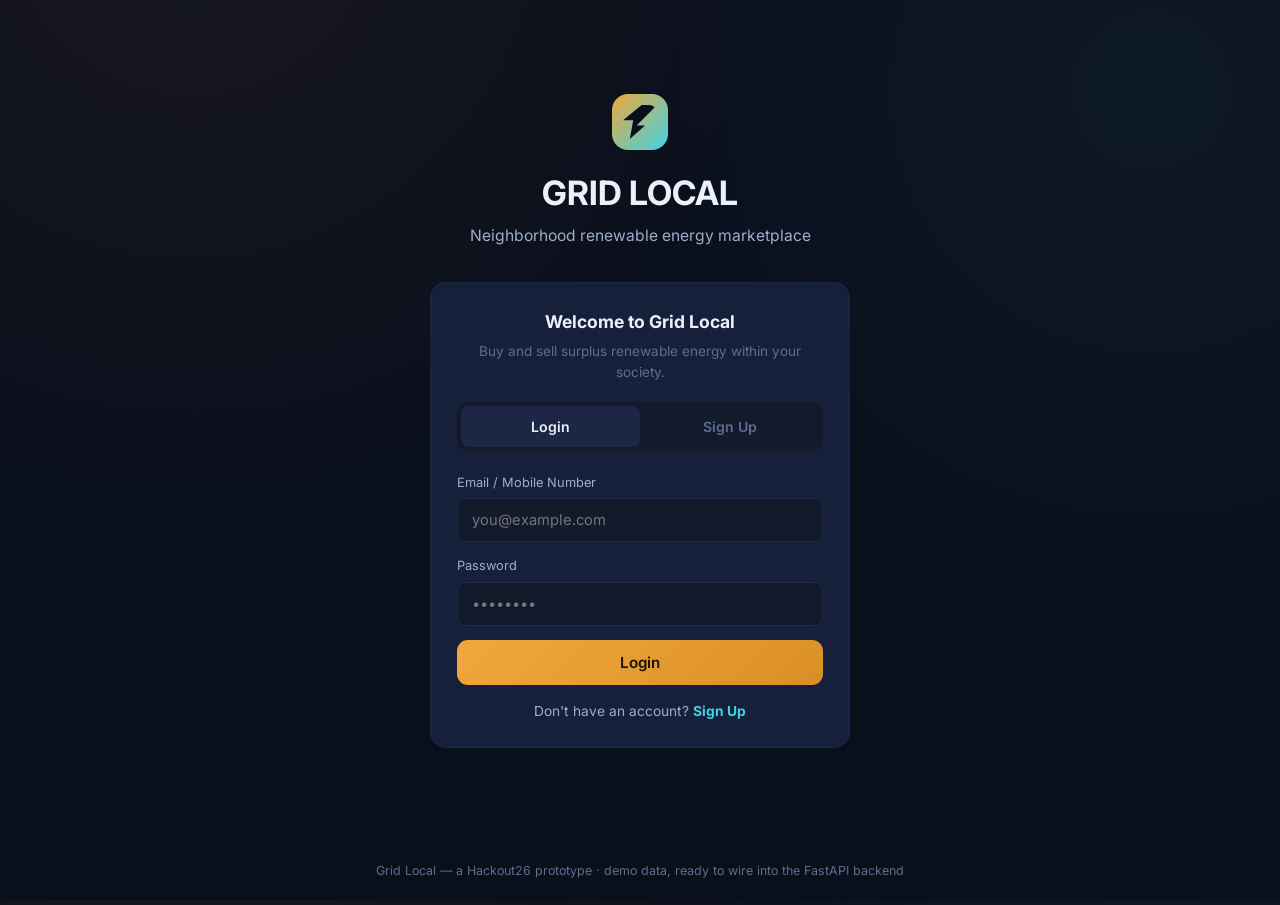
<file: frontend/index.html>
<!DOCTYPE html>
<html lang="en">
<head>
<meta charset="UTF-8">
<meta name="viewport" content="width=device-width, initial-scale=1.0">
<title>Grid Local — Peer-to-peer renewable energy</title>
<link rel="preconnect" href="https://fonts.googleapis.com">
<link href="https://fonts.googleapis.com/css2?family=Space+Grotesk:wght@500;600;700&family=Inter:wght@400;500;600;700&display=swap" rel="stylesheet">
<link rel="stylesheet" href="css/style.css">
</head>
<body>

<div id="topbar" class="hidden">
  <div class="brand">
    <div class="brand-mark"></div>
    <div class="brand-name">Grid Local</div>
  </div>
  <div id="steps"></div>
  <div id="role-pill" class="hidden"></div>
</div>

<main>

  <!-- ============ PAGE: LOGIN / SIGNUP ============ -->
  <section id="page-login" class="page">
    <div class="hero-mark"></div>
    <div class="hero-title">GRID LOCAL</div>
    <div class="hero-sub">Neighborhood renewable energy marketplace</div>

    <div class="auth-card card">
      <div style="text-align:center; margin-bottom:4px;">
        <div style="font-weight:700; font-size:1.1rem;">Welcome to Grid Local</div>
        <div class="faint" style="margin-top:6px;">Buy and sell surplus renewable energy within your society.</div>
      </div>
      <div class="auth-tabs" style="margin-top:20px;">
        <div class="auth-tab active" id="tab-login" onclick="setAuthTab('login')">Login</div>
        <div class="auth-tab" id="tab-signup" onclick="setAuthTab('signup')">Sign Up</div>
      </div>

      <div id="form-login">
        <div class="field"><label>Email / Mobile Number</label><input type="text" placeholder="you@example.com" id="li-id"></div>
        <div class="field"><label>Password</label><input type="password" placeholder="••••••••" id="li-pw"></div>
        <button class="btn btn-primary btn-full" onclick="login()">Login</button>
        <div class="auth-switch">Don't have an account? <b onclick="setAuthTab('signup')">Sign Up</b></div>
      </div>

      <div id="form-signup" class="hidden">
        <div class="field"><label>Full Name</label><input type="text" placeholder="Rahul Sharma" id="su-name"></div>
        <div class="field"><label>Mobile Number</label><input type="text" placeholder="+91 98765 43210" id="su-mobile"></div>
        <div class="field"><label>Email</label><input type="text" placeholder="you@example.com" id="su-email"></div>
        <div class="field"><label>Password</label><input type="password" placeholder="••••••••" id="su-pw"></div>
        <div class="field"><label>Confirm Password</label><input type="password" placeholder="••••••••" id="su-pw2"></div>
        <button class="btn btn-primary btn-full" onclick="login()">Create Account</button>
      </div>
    </div>
  </section>

  <!-- ============ PAGE: INQUIRY ============ -->
  <section id="page-inquiry" class="page hidden">
    <div class="page-head">
      <h1>Tell us about your energy needs</h1>
      <p>We'll use this information to personalize your local energy marketplace.</p>
    </div>
    <div class="card">
      <div class="q-block">
        <div class="q-num">Question 1</div>
        <div class="q-title">Where do you live?</div>
        <div class="two-col">
          <input class="area-input" placeholder="Area" id="inq-area" style="padding:12px 14px; border-radius:9px; background:var(--panel); border:1px solid var(--border-soft); color:var(--text);">
          <input class="area-input" placeholder="City" id="inq-city" style="padding:12px 14px; border-radius:9px; background:var(--panel); border:1px solid var(--border-soft); color:var(--text);">
        </div>
      </div>
      <div class="q-block">
        <div class="q-num">Question 2</div>
        <div class="q-title">What is your PIN code?</div>
        <input placeholder="PIN Code" id="inq-pin" style="width:100%; padding:12px 14px; border-radius:9px; background:var(--panel); border:1px solid var(--border-soft); color:var(--text);">
      </div>
      <div class="q-block">
        <div class="q-num">Question 3</div>
        <div class="q-title">Does your house have solar panels?</div>
        <div class="opt-row" id="opt-solar">
          <button class="opt" onclick="pick('solar','yes',this)">Yes</button>
          <button class="opt" onclick="pick('solar','no',this)">No</button>
        </div>
      </div>
      <div class="q-block">
        <div class="q-num">Question 4</div>
        <div class="q-title">What is your current energy situation?</div>
        <div class="opt-row" id="opt-situation">
          <button class="opt" onclick="pick('situation','enough',this)">I have enough power</button>
          <button class="opt" onclick="pick('situation','need',this)">I need additional power</button>
          <button class="opt" onclick="pick('situation','out',this)">My power is currently out</button>
        </div>
      </div>
      <div class="q-block">
        <div class="q-num">Question 5</div>
        <div class="q-title">What do you want to do?</div>
        <div class="opt-row" id="opt-goal">
          <button class="opt" onclick="pick('goal','buy',this)">Buy renewable energy</button>
          <button class="opt" onclick="pick('goal','sell',this)">Sell my surplus solar energy</button>
          <button class="opt" onclick="pick('goal','both',this)">Both</button>
        </div>
      </div>
      <button class="btn btn-primary" onclick="submitInquiry()">Continue</button>
    </div>
  </section>

  <!-- ============ PAGE: SELECT SOCIETY ============ -->
  <section id="page-society" class="page hidden">
    <div class="page-head">
      <h1>Select your society</h1>
      <p>We found these societies around your location.</p>
    </div>
    <div class="society-grid" id="society-list"></div>
  </section>

  <!-- ============ PAGE: SOCIETY ENERGY MAP ============ -->
  <section id="page-map" class="page hidden">
    <div class="page-head">
      <h1 id="map-society-name">Green Valley Society</h1>
      <p>Live neighborhood energy map</p>
    </div>
    <div class="map-top">
      <div class="status-pill"><span class="status-dot"></span> Your supply is down · buy from a neighbor</div>
      <div class="legend">
        <span><i style="background:var(--gold);"></i>Solar surplus</span>
        <span><i style="background:var(--cyan);"></i>Your house</span>
        <span><i style="background:var(--card); border:1px solid var(--border-soft);"></i>No surplus</span>
        <span><i style="background:var(--red);"></i>Outage</span>
      </div>
    </div>
    <div class="map-wrap">
      <div class="house-grid-wrap">
        <svg id="house-grid-svg" viewBox="0 0 600 520" xmlns="http://www.w3.org/2000/svg">
          <defs>
            <filter id="glow-gold" x="-30%" y="-30%" width="160%" height="160%"><feGaussianBlur stdDeviation="3.5" result="blur"/><feComposite in="SourceGraphic" in2="blur" operator="over"/></filter>
            <filter id="glow-cyan" x="-20%" y="-20%" width="140%" height="140%"><feGaussianBlur stdDeviation="4" result="blur"/><feComposite in="SourceGraphic" in2="blur" operator="over"/></filter>
            <filter id="glow-gold-intense" x="-30%" y="-30%" width="160%" height="160%"><feGaussianBlur stdDeviation="6" result="blur"/><feComposite in="SourceGraphic" in2="blur" operator="over"/></filter>
            <filter id="card-soft-shadow" x="-20%" y="-20%" width="140%" height="140%"><feGaussianBlur in="SourceAlpha" stdDeviation="3"/><feOffset dx="0" dy="4" result="offsetblur"/><feComponentTransfer><feFuncA type="linear" slope="0.5"/></feComponentTransfer><feMerge><feMergeNode/><feMergeNode in="SourceGraphic"/></feMerge></filter>
            <linearGradient id="goldRoofFront" x1="0%" y1="0%" x2="0%" y2="100%"><stop offset="0%" stop-color="#F7C487"/><stop offset="100%" stop-color="#E2892E"/></linearGradient>
            <linearGradient id="goldRoofSide" x1="0%" y1="0%" x2="100%" y2="100%"><stop offset="0%" stop-color="#D97A24"/><stop offset="100%" stop-color="#9E530F"/></linearGradient>
            <linearGradient id="goldPV" x1="0%" y1="0%" x2="100%" y2="100%"><stop offset="0%" stop-color="#243C56"/><stop offset="100%" stop-color="#142436"/></linearGradient>
            <linearGradient id="cyanRoofFront" x1="0%" y1="0%" x2="0%" y2="100%"><stop offset="0%" stop-color="#7BE2FF"/><stop offset="100%" stop-color="#2BBBE5"/></linearGradient>
            <linearGradient id="cyanRoofSide" x1="0%" y1="0%" x2="100%" y2="100%"><stop offset="0%" stop-color="#1E96BA"/><stop offset="100%" stop-color="#0F5E77"/></linearGradient>
            <linearGradient id="mutedRoofFront" x1="0%" y1="0%" x2="0%" y2="100%"><stop offset="0%" stop-color="#2C4867"/><stop offset="100%" stop-color="#1B334B"/></linearGradient>
            <linearGradient id="mutedRoofSide" x1="0%" y1="0%" x2="100%" y2="100%"><stop offset="0%" stop-color="#172A3E"/><stop offset="100%" stop-color="#0F1D2C"/></linearGradient>
            <linearGradient id="glassCardGrad" x1="0%" y1="0%" x2="100%" y2="100%"><stop offset="0%" stop-color="#ffffff" stop-opacity="0.06"/><stop offset="100%" stop-color="#14171c" stop-opacity="0.55"/></linearGradient>
            <linearGradient id="glassCardActiveGrad" x1="0%" y1="0%" x2="100%" y2="100%"><stop offset="0%" stop-color="#F0A83C" stop-opacity="0.14"/><stop offset="100%" stop-color="#14171c" stop-opacity="0.65"/></linearGradient>
          </defs>
          <g id="col-labels" class="font-head" style="font-weight:600; font-size:13px; fill:#5E6E8E;">
            <text text-anchor="middle" x="135" y="30">Col 1</text>
            <text text-anchor="middle" x="245" y="30">Col 2</text>
            <text text-anchor="middle" x="355" y="30">Col 3</text>
            <text text-anchor="middle" x="465" y="30">Col 4</text>
          </g>
          <g id="row-labels" class="font-head" style="font-weight:600; font-size:14px; fill:#5E6E8E;">
            <text text-anchor="middle" x="52" y="95">A</text>
            <text text-anchor="middle" x="52" y="205">B</text>
            <text text-anchor="middle" x="52" y="315">C</text>
            <text text-anchor="middle" x="52" y="425">D</text>
          </g>
          <g id="glass-cards"></g>
          <g stroke="rgba(255,255,255,.12)" stroke-dasharray="3 4" stroke-width="1.6">
            <line x1="135" y1="90" x2="465" y2="90"/><line x1="135" y1="200" x2="465" y2="200"/>
            <line x1="135" y1="310" x2="465" y2="310"/><line x1="135" y1="420" x2="465" y2="420"/>
            <line x1="135" y1="90" x2="135" y2="420"/><line x1="245" y1="90" x2="245" y2="420"/>
            <line x1="355" y1="90" x2="355" y2="420"/><line x1="465" y1="90" x2="465" y2="420"/>
          </g>
          <g fill="#3D4450" id="junction-dots"></g>
          <g id="active-flow-group" style="opacity:0; transition:opacity .3s ease;">
            <path id="flow-underlay" fill="none" filter="url(#glow-gold-intense)" opacity="0.45" stroke="#F0A83C" stroke-linecap="round" stroke-linejoin="round" stroke-width="7"/>
            <path id="flow-base" fill="none" opacity="0.9" stroke="#E08C36" stroke-linecap="round" stroke-linejoin="round" stroke-width="3.5"/>
            <path id="flow-anim" class="flow-active" fill="none" filter="url(#glow-gold)" stroke="#FFE7BA" stroke-linecap="round" stroke-linejoin="round" stroke-width="3"/>
            <path id="flow-pulse" class="flow-active-pulse" fill="none" stroke="#FFFFFF" stroke-linecap="round" stroke-linejoin="round" stroke-width="1.8"/>
          </g>
          <g id="house-nodes"></g>
        </svg>
      </div>
      <div class="map-side" id="map-side">
        <div class="card" style="text-align:center; color:var(--text-faint); padding:40px 20px;">
          Tap a gold house to see its available solar energy.
        </div>
      </div>
    </div>
  </section>

  <!-- ============ PAGE: AI RECOMMENDATION + QUANTITY ============ -->
  <section id="page-recommend" class="page hidden">
    <div class="page-head">
      <h1>House <span id="rec-house-id"></span></h1>
      <p id="rec-house-name"></p>
    </div>
    <div class="card">
      <div class="kv-grid">
        <div><div class="kv-label">Solar Capacity</div><div class="kv-val" id="rec-capacity">5 kW</div></div>
        <div><div class="kv-label">Available Energy</div><div class="kv-val gold" id="rec-available">6.0 kWh</div></div>
        <div><div class="kv-label">P2P Price</div><div class="kv-val" id="rec-p2p-price">₹6.20/kWh</div></div>
        <div><div class="kv-label">Grid Price</div><div class="kv-val" id="rec-grid-price">₹9.50/kWh</div></div>
      </div>

      <div class="section-title" style="margin-top:6px;">How much energy do you need?</div>
      <div class="qty-row">
        <button class="qty-btn" onclick="changeQty(-0.5)">−</button>
        <div class="qty-val"><span id="qty-display">5.0</span> kWh</div>
        <button class="qty-btn" onclick="changeQty(0.5)">+</button>
      </div>
      <div class="qty-max">Maximum: <span id="qty-max-label">6.0</span> kWh</div>

      <div class="ai-card">
        <div class="ai-label"><span class="ai-dot"></span>AI Recommendation</div>
        <div class="ai-text" id="ai-explanation"></div>
        <div class="ai-list">
          <div class="ai-item"><span class="ai-check">✓</span> Recommended Seller — <b id="ai-seller"></b></div>
          <div class="ai-item"><span class="ai-check">✓</span> Available — <b id="ai-available"></b></div>
          <div class="ai-item"><span class="ai-check">✓</span> Your requirement — <b id="ai-need"></b></div>
          <div class="ai-item"><span class="ai-check">✓</span> Estimated saving — <b id="ai-saving"></b></div>
        </div>
      </div>

      <div class="btn-row">
        <button class="btn btn-primary" onclick="chooseRecommended()">Choose Recommended Seller</button>
        <button class="btn btn-outline" onclick="showPage('page-map')">Back to Map</button>
      </div>
    </div>
  </section>

  <!-- ============ PAGE: BUY ENERGY ============ -->
  <section id="page-buy" class="page hidden">
    <div class="page-head">
      <h1>Buy Renewable Energy</h1>
      <p>Review your purchase before confirming.</p>
    </div>
    <div class="card">
      <div class="sum-row"><span>Seller</span><b id="buy-seller"></b></div>
      <div class="sum-row"><span>Available</span><b id="buy-available"></b></div>
      <div class="sum-row"><span>Quantity</span><b id="buy-qty"></b></div>
      <div class="sum-row"><span>P2P Price</span><b id="buy-price"></b></div>
      <div class="sum-row"><span>Grid Cost</span><b id="buy-gridcost"></b></div>
      <div class="sum-row"><span>Total</span><b id="buy-total"></b></div>
      <div class="sum-row total"><span>You Save</span><span class="save" id="buy-save"></span></div>
      <div class="btn-row" style="margin-top:20px;">
        <button class="btn btn-primary" onclick="confirmPurchase()">Confirm Purchase</button>
        <button class="btn btn-outline" onclick="showPage('page-recommend')">Back</button>
      </div>
    </div>
  </section>

  <!-- ============ PAGE: BUY CONFIRMED ============ -->
  <section id="page-buy-confirmed" class="page hidden">
    <div class="confirm-wrap">
      <div class="confirm-icon">✓</div>
      <div class="confirm-title">Energy Purchase Confirmed</div>
      <div class="confirm-sub" id="bc-summary"></div>
      <div class="card trade-box">
        <div class="sum-row"><span>Total</span><b id="bc-total"></b></div>
        <div class="sum-row"><span>Savings</span><span class="save" id="bc-savings"></span></div>
        <div class="sum-row"><span>Trade ID</span><b id="bc-tradeid"></b></div>
        <div class="sum-row"><span>Timestamp</span><b id="bc-time"></b></div>
      </div>
      <div class="btn-row" style="justify-content:center;">
        <button class="btn btn-primary" onclick="showPage('page-map')">Back to Society Map</button>
        <button class="btn btn-outline" onclick="showPage('page-trades')">View Trade</button>
      </div>
    </div>
  </section>

  <!-- ============ PAGE: SELL SURPLUS ============ -->
  <section id="page-sell" class="page hidden">
    <div class="page-head">
      <h1>Sell Your Solar Surplus</h1>
      <p>Share your excess renewable energy with nearby homes.</p>
    </div>
    <div class="card">
      <div class="section-title" style="margin-top:0;">Your Energy</div>
      <div class="energy-grid">
        <div class="energy-stat"><div class="kv-label">Solar Capacity</div><div class="kv-val">6 kW</div></div>
        <div class="energy-stat"><div class="kv-label">Today's Generation</div><div class="kv-val">18.5 kWh</div></div>
        <div class="energy-stat"><div class="kv-label">Today's Consumption</div><div class="kv-val">10.5 kWh</div></div>
        <div class="energy-stat"><div class="kv-label">Available Surplus</div><div class="kv-val gold" id="sell-surplus-total">8.0 kWh</div></div>
      </div>

      <div class="section-title">Energy Available to Sell</div>
      <div class="qty-row">
        <button class="qty-btn" onclick="changeSellQty(-0.5)">−</button>
        <div class="qty-val"><span id="sell-qty-display">6.0</span> kWh</div>
        <button class="qty-btn" onclick="changeSellQty(0.5)">+</button>
      </div>
      <div class="qty-max">Maximum: 8.0 kWh</div>

      <div class="price-compare">
        <div class="price-chip"><div class="lbl">Grid Retail</div><div class="val">₹9.50 / kWh</div></div>
        <div class="price-chip p2p"><div class="lbl">Your P2P Price</div><div class="val">₹6.20 / kWh</div></div>
        <div class="price-chip"><div class="lbl">Nearby buyers save</div><div class="val" style="color:var(--green);">₹3.30 / kWh</div></div>
      </div>

      <button class="btn btn-primary" onclick="listSurplus()">List Surplus for Sale</button>
    </div>
  </section>

  <!-- ============ PAGE: LISTING LIVE (waiting for a request) ============ -->
  <section id="page-listing-live" class="page hidden">
    <div class="page-head">
      <h1>Your Surplus is Listed</h1>
      <p>Nearby homes can now see and request your energy.</p>
    </div>
    <div class="card" style="text-align:center; padding:40px 24px;">
      <div class="faint" style="margin-bottom:18px;">Listed <b id="live-qty" style="color:var(--text);"></b> at <b style="color:var(--gold);">₹6.20/kWh</b></div>
      <div class="faint" style="margin-bottom:26px;">Waiting for a nearby buyer to request your energy…</div>
      <button class="btn btn-primary" onclick="simulateRequest()">Simulate Incoming Request</button>
    </div>
  </section>

  <!-- ============ PAGE: SELLER REQUEST ============ -->
  <section id="page-request" class="page hidden">
    <div class="page-head">
      <h1>New Energy Request</h1>
      <p>A neighbor wants to buy your listed surplus.</p>
    </div>
    <div class="card req-card">
      <div class="req-badge">Awaiting your response</div>
      <div class="kv-grid">
        <div><div class="kv-label">Buyer</div><div class="kv-val" id="req-buyer">House B3</div></div>
        <div><div class="kv-label">Energy requested</div><div class="kv-val" id="req-qty"></div></div>
        <div><div class="kv-label">Your available surplus</div><div class="kv-val" id="req-surplus"></div></div>
        <div><div class="kv-label">Price</div><div class="kv-val" id="req-price">₹6.20/kWh</div></div>
      </div>
      <div class="sum-row total"><span>Total</span><b id="req-total"></b></div>
      <div class="btn-row" style="margin-top:20px;">
        <button class="btn btn-primary" onclick="acceptRequest()">Accept Request</button>
        <button class="btn btn-danger" onclick="declineRequest()">Decline</button>
      </div>
    </div>
  </section>

  <!-- ============ PAGE: REQUEST ACCEPTED ============ -->
  <section id="page-request-accepted" class="page hidden">
    <div class="confirm-wrap">
      <div class="confirm-icon">✓</div>
      <div class="confirm-title">Energy Request Accepted</div>
      <div class="confirm-sub" id="ra-summary"></div>
      <div class="card trade-box">
        <div class="sum-row"><span>Trade ID</span><b id="ra-tradeid"></b></div>
        <div class="sum-row"><span>Status</span><b style="color:var(--green);">Confirmed</b></div>
      </div>
      <div class="btn-row" style="justify-content:center;">
        <button class="btn btn-primary" onclick="showPage('page-sell')">Back to My Energy</button>
        <button class="btn btn-outline" onclick="showPage('page-trades')">View Trade History</button>
      </div>
    </div>
  </section>

  <!-- ============ PAGE: TRADE HISTORY ============ -->
  <section id="page-trades" class="page hidden">
    <div class="page-head">
      <h1>Trade History</h1>
      <p>All your completed energy trades in Green Valley Society.</p>
    </div>
    <div class="card" id="trades-list">
      <div class="faint">No trades yet.</div>
    </div>
  </section>

</main>

<footer>Grid Local — a Hackout26 prototype · demo data, ready to wire into the FastAPI backend</footer>

<!-- Load order matters: state -> api -> nav -> feature modules -> main (boots the app) -->
<script src="js/state.js"></script>
<script src="js/api.js"></script>
<script src="js/nav.js"></script>
<script src="js/auth.js"></script>
<script src="js/inquiry.js"></script>
<script src="js/society.js"></script>
<script src="js/map.js"></script>
<script src="js/recommend.js"></script>
<script src="js/buy.js"></script>
<script src="js/sell.js"></script>
<script src="js/trades.js"></script>
<script src="js/main.js"></script>
</body>
</html>
</file>
<file: frontend/css/style.css>
:root{
  --bg:#0A0F1C;
  --bg-soft:#0D1424;
  --panel:#121A2C;
  --card:#17203A;
  --card-hi:#1D2745;
  --border:#26355A;
  --border-soft:#1D2A47;
  --gold:#F0A83C;
  --gold-dim:#8A6B33;
  --gold-soft:rgba(240,168,60,.14);
  --cyan:#3FD3E3;
  --cyan-soft:rgba(63,211,227,.14);
  --green:#3ECF8E;
  --green-soft:rgba(62,207,142,.14);
  --red:#F0563B;
  --red-soft:rgba(240,86,59,.14);
  --text:#EBF1FB;
  --text-dim:#9DAECB;
  --text-faint:#5E6E8E;
  --radius:16px;
  --radius-sm:10px;
}
*{box-sizing:border-box; margin:0; padding:0;}
html,body{height:100%;}
body{
  background:
    radial-gradient(circle at 15% -10%, rgba(240,168,60,.06), transparent 40%),
    radial-gradient(circle at 90% 10%, rgba(63,211,227,.05), transparent 35%),
    var(--bg);
  color:var(--text);
  font-family:'Inter',sans-serif;
  min-height:100vh;
  line-height:1.5;
}
h1,h2,h3,.font-head{font-family:'Space Grotesk',sans-serif;}
button{font-family:inherit; cursor:pointer;}
input{font-family:inherit;}
.hidden{display:none !important;}
a{color:inherit;}

/* ---------- Top bar ---------- */
#topbar{
  display:flex; align-items:center; justify-content:space-between;
  padding:16px 28px; border-bottom:1px solid var(--border-soft);
  background:rgba(10,15,28,.85); backdrop-filter:blur(8px);
  position:sticky; top:0; z-index:50;
}
.brand{display:flex; align-items:center; gap:10px;}
.brand-mark{
  width:30px; height:30px; border-radius:8px;
  background:linear-gradient(135deg, var(--gold), var(--cyan));
  position:relative; flex-shrink:0;
}
.brand-mark::after{
  content:""; position:absolute; inset:6px;
  background:var(--bg); border-radius:4px;
  clip-path:polygon(55% 0, 100% 0, 40% 60%, 65% 60%, 20% 100%, 30% 45%, 0 45%);
}
.brand-name{font-weight:700; font-size:1.05rem; letter-spacing:.01em;}
#steps{display:flex; gap:4px; align-items:center; flex-wrap:wrap;}
.step{
  font-size:.78rem; color:var(--text-faint); padding:6px 12px;
  border-radius:999px; border:1px solid transparent; white-space:nowrap;
}
.step.active{color:var(--gold); border-color:var(--gold-dim); background:var(--gold-soft);}
.step.done{color:var(--text-dim);}
.step-sep{color:var(--text-faint); font-size:.75rem;}
#role-pill{
  font-size:.72rem; color:var(--cyan); border:1px solid rgba(63,211,227,.35);
  padding:5px 10px; border-radius:999px; background:var(--cyan-soft);
}

main{max-width:1080px; margin:0 auto; padding:40px 24px 90px;}
.page{animation:fadein .25s ease;}
@keyframes fadein{from{opacity:0; transform:translateY(6px);} to{opacity:1; transform:translateY(0);}}

.card{
  background:var(--card); border:1px solid var(--border-soft);
  border-radius:var(--radius); padding:26px;
}
.muted{color:var(--text-dim);}
.faint{color:var(--text-faint); font-size:.85rem;}

.btn{
  display:inline-flex; align-items:center; justify-content:center; gap:8px;
  padding:13px 22px; border-radius:11px; border:none;
  font-weight:600; font-size:.95rem; transition:transform .12s ease, filter .12s ease;
}
.btn:active{transform:scale(.98);}
.btn-primary{background:linear-gradient(135deg, var(--gold), #d98f27); color:#1a1100;}
.btn-primary:hover{filter:brightness(1.08);}
.btn-outline{background:transparent; border:1px solid var(--border); color:var(--text);}
.btn-outline:hover{border-color:var(--text-dim);}
.btn-cyan{background:var(--cyan); color:#04262b;}
.btn-cyan:hover{filter:brightness(1.08);}
.btn-ghost{background:transparent; color:var(--text-dim); border:1px solid transparent;}
.btn-danger{background:transparent; color:var(--red); border:1px solid rgba(240,86,59,.4);}
.btn-full{width:100%;}
.btn-row{display:flex; gap:12px; flex-wrap:wrap;}

/* ---------- Login ---------- */
#page-login{display:flex; flex-direction:column; align-items:center; padding-top:6vh;}
.hero-mark{width:56px; height:56px; border-radius:16px; margin-bottom:18px;
  background:linear-gradient(135deg, var(--gold), var(--cyan)); position:relative;}
.hero-mark::after{content:""; position:absolute; inset:11px; background:var(--bg); border-radius:8px;
  clip-path:polygon(55% 0, 100% 0, 40% 60%, 65% 60%, 20% 100%, 30% 45%, 0 45%);}
.hero-title{font-size:2.1rem; font-weight:700; text-align:center;}
.hero-sub{color:var(--text-dim); margin-top:6px; text-align:center; font-size:.98rem;}
.auth-card{width:100%; max-width:420px; margin-top:34px;}
.auth-tabs{display:flex; background:var(--panel); border-radius:11px; padding:4px; margin-bottom:22px;}
.auth-tab{flex:1; text-align:center; padding:10px; border-radius:8px; font-weight:600; font-size:.88rem; color:var(--text-faint);}
.auth-tab.active{background:var(--card-hi); color:var(--text);}
.field{margin-bottom:14px;}
.field label{display:block; font-size:.8rem; color:var(--text-dim); margin-bottom:6px;}
.field input{
  width:100%; padding:12px 14px; border-radius:9px; background:var(--panel);
  border:1px solid var(--border-soft); color:var(--text); font-size:.92rem;
}
.field input:focus{outline:none; border-color:var(--gold);}
.auth-switch{text-align:center; margin-top:16px; font-size:.86rem; color:var(--text-dim);}
.auth-switch b{color:var(--cyan); cursor:pointer;}
.quote-line{max-width:340px; text-align:center; color:var(--text-dim); font-size:.92rem; margin-top:10px;}

/* ---------- Generic page header ---------- */
.page-head{margin-bottom:28px;}
.page-head h1{font-size:1.7rem; margin-bottom:6px;}
.page-head p{color:var(--text-dim); font-size:.96rem;}

/* ---------- Inquiry ---------- */
.q-block{margin-bottom:30px;}
.q-num{font-size:.78rem; color:var(--text-faint); margin-bottom:8px; letter-spacing:.02em;}
.q-title{font-size:1.05rem; font-weight:600; margin-bottom:14px;}
.two-col{display:grid; grid-template-columns:1fr 1fr; gap:12px;}
.opt-row{display:flex; gap:10px; flex-wrap:wrap;}
.opt{
  flex:1; min-width:140px; padding:14px 16px; border-radius:11px; border:1px solid var(--border-soft);
  background:var(--panel); font-size:.9rem; font-weight:500; color:var(--text-dim); text-align:left;
}
.opt.sel{border-color:var(--gold); color:var(--text); background:var(--gold-soft);}

/* ---------- Society cards ---------- */
.society-grid{display:grid; grid-template-columns:1fr 1fr; gap:16px;}
.society-card{padding:22px; display:flex; flex-direction:column; gap:10px;}
.society-card h3{font-size:1.1rem;}
.society-stats{display:flex; gap:16px; flex-wrap:wrap; margin:6px 0;}
.stat{font-size:.82rem; color:var(--text-dim);}
.stat b{color:var(--text); font-weight:600;}
.society-card.selected{border-color:var(--gold);}

/* ---------- Society map ---------- */
.map-top{display:flex; align-items:center; justify-content:space-between; flex-wrap:wrap; gap:10px;
  background:var(--panel); border:1px solid var(--border-soft); border-radius:12px; padding:14px 18px; margin-bottom:22px;}
.status-pill{display:flex; align-items:center; gap:8px; font-size:.88rem; color:var(--red);}
.status-dot{width:8px; height:8px; border-radius:50%; background:var(--red); box-shadow:0 0 0 4px var(--red-soft);}
.legend{display:flex; gap:16px; flex-wrap:wrap; font-size:.78rem; color:var(--text-dim);}
.legend span{display:inline-flex; align-items:center; gap:6px;}
.legend i{width:10px; height:10px; border-radius:3px; display:inline-block;}

.map-wrap{display:flex; gap:24px; align-items:flex-start; flex-wrap:wrap;}
.house-grid-wrap{
  flex-shrink:0; width:100%; max-width:560px; aspect-ratio:600/520; position:relative;
  background:
    radial-gradient(rgba(255,255,255,.05) 1px, transparent 1px);
  background-size:18px 18px;
  background-color:var(--bg-soft);
  border:1px solid var(--border-soft); border-radius:18px; padding:10px;
  box-shadow:0 20px 46px rgba(0,0,0,.4);
}
#house-grid-svg{width:100%; height:100%; display:block; overflow:visible;}
.house-node{
  cursor:pointer; transition:transform .28s cubic-bezier(.34,1.56,.64,1), filter .28s ease;
  transform-box:fill-box; transform-origin:center bottom;
}
.house-node:hover:not(.disabled){
  transform:translateY(-4px) scale(1.06);
  filter:drop-shadow(0 8px 16px rgba(240,168,60,.55));
}
.house-node.disabled{cursor:default;}
.house-node.selected-house{
  transform:translateY(-5px) scale(1.08);
  filter:drop-shadow(0 8px 20px rgba(240,168,60,.6));
}
.pulse-ring{animation:pulseRing 1.6s cubic-bezier(.4,0,.6,1) infinite;}
@keyframes pulseRing{0%{opacity:.45; transform:scale(1);}70%,100%{opacity:0; transform:scale(1.8);}}
.flow-active{stroke-dasharray:8 8; animation:flowDash .75s linear infinite;}
.flow-active-pulse{stroke-dasharray:12 28; animation:flowDash 1.2s cubic-bezier(.4,0,.2,1) infinite;}
@keyframes flowDash{from{stroke-dashoffset:0;}to{stroke-dashoffset:-32;}}
.map-side{flex:1; min-width:260px;}

.house-detail{padding:22px;}
.hd-top{display:flex; align-items:center; gap:10px; margin-bottom:4px;}
.hd-avatar{width:38px; height:38px; border-radius:50%; background:var(--gold-soft); color:var(--gold);
  display:flex; align-items:center; justify-content:center; font-weight:700; font-size:.9rem;}
.hd-name{font-weight:600; font-size:1.02rem;}
.hd-tag{font-size:.78rem; color:var(--green); background:var(--green-soft); display:inline-block;
  padding:3px 10px; border-radius:999px; margin:10px 0 16px;}
.kv-grid{display:grid; grid-template-columns:1fr 1fr; gap:14px; margin-bottom:20px;}
.kv-label{font-size:.75rem; color:var(--text-faint); margin-bottom:3px;}
.kv-val{font-size:1.15rem; font-weight:700;}
.kv-val.gold{color:var(--gold);}
.kv-val.green{color:var(--green);}

/* ---------- Quantity control ---------- */
.qty-row{display:flex; align-items:center; gap:16px; margin:14px 0;}
.qty-btn{
  width:40px; height:40px; border-radius:10px; background:var(--panel); border:1px solid var(--border-soft);
  color:var(--text); font-size:1.1rem; font-weight:700; display:flex; align-items:center; justify-content:center;
}
.qty-val{font-size:1.3rem; font-weight:700; min-width:110px; text-align:center;}
.qty-max{font-size:.78rem; color:var(--text-faint); margin-top:4px;}

/* ---------- AI recommendation ---------- */
.ai-card{
  border:1px solid rgba(240,168,60,.35); background:linear-gradient(160deg, var(--gold-soft), rgba(23,32,58,.4));
  border-radius:14px; padding:22px; margin:22px 0;
}
.ai-label{display:flex; align-items:center; gap:8px; font-weight:700; color:var(--gold); margin-bottom:10px; font-size:.95rem;}
.ai-dot{width:8px; height:8px; border-radius:50%; background:var(--gold);}
.ai-text{font-size:.93rem; color:var(--text-dim); margin-bottom:16px; line-height:1.6;}
.ai-list{display:flex; flex-direction:column; gap:9px;}
.ai-item{display:flex; align-items:center; gap:10px; font-size:.88rem;}
.ai-check{color:var(--green); font-weight:700;}
.ai-item b{color:var(--text);}

/* ---------- Summary rows (buy / sell) ---------- */
.sum-row{display:flex; justify-content:space-between; padding:11px 0; border-bottom:1px solid var(--border-soft); font-size:.92rem;}
.sum-row:last-child{border-bottom:none;}
.sum-row.total{font-weight:700; font-size:1.05rem; padding-top:16px;}
.sum-row .save{color:var(--green); font-weight:700;}

/* ---------- Confirmation ---------- */
.confirm-wrap{text-align:center; padding:50px 20px;}
.confirm-icon{width:64px; height:64px; border-radius:50%; background:var(--green-soft); color:var(--green);
  display:flex; align-items:center; justify-content:center; font-size:1.8rem; margin:0 auto 18px;}
.confirm-title{font-size:1.35rem; font-weight:700; margin-bottom:8px;}
.confirm-sub{color:var(--text-dim); margin-bottom:26px;}
.trade-box{max-width:360px; margin:0 auto 28px; text-align:left;}

/* ---------- Sell page ---------- */
.energy-grid{display:grid; grid-template-columns:repeat(4,1fr); gap:14px; margin:18px 0 6px;}
.energy-stat{background:var(--panel); border:1px solid var(--border-soft); border-radius:12px; padding:16px;}
.energy-stat .kv-label{margin-bottom:6px;}
.price-compare{display:flex; gap:14px; flex-wrap:wrap; margin:16px 0;}
.price-chip{flex:1; min-width:150px; background:var(--panel); border:1px solid var(--border-soft); border-radius:12px; padding:14px;}
.price-chip.p2p{border-color:var(--gold-dim); background:var(--gold-soft);}
.price-chip .lbl{font-size:.75rem; color:var(--text-faint);}
.price-chip .val{font-size:1.2rem; font-weight:700; margin-top:2px;}

.req-card{border:1px solid rgba(240,168,60,.3); background:var(--gold-soft);}
.req-badge{display:inline-block; font-size:.72rem; font-weight:700; color:var(--gold); background:rgba(0,0,0,.2);
  padding:3px 10px; border-radius:999px; margin-bottom:14px;}

.section-title{font-size:1rem; font-weight:600; margin:26px 0 12px;}

footer{text-align:center; color:var(--text-faint); font-size:.78rem; padding:24px;}

@media (max-width:720px){
  #steps{display:none;}
  .two-col, .society-grid, .energy-grid{grid-template-columns:1fr;}
  .map-wrap{flex-direction:column;}
  .house-grid-wrap{max-width:100%;}
  .kv-grid{grid-template-columns:1fr 1fr;}
}
</file>
